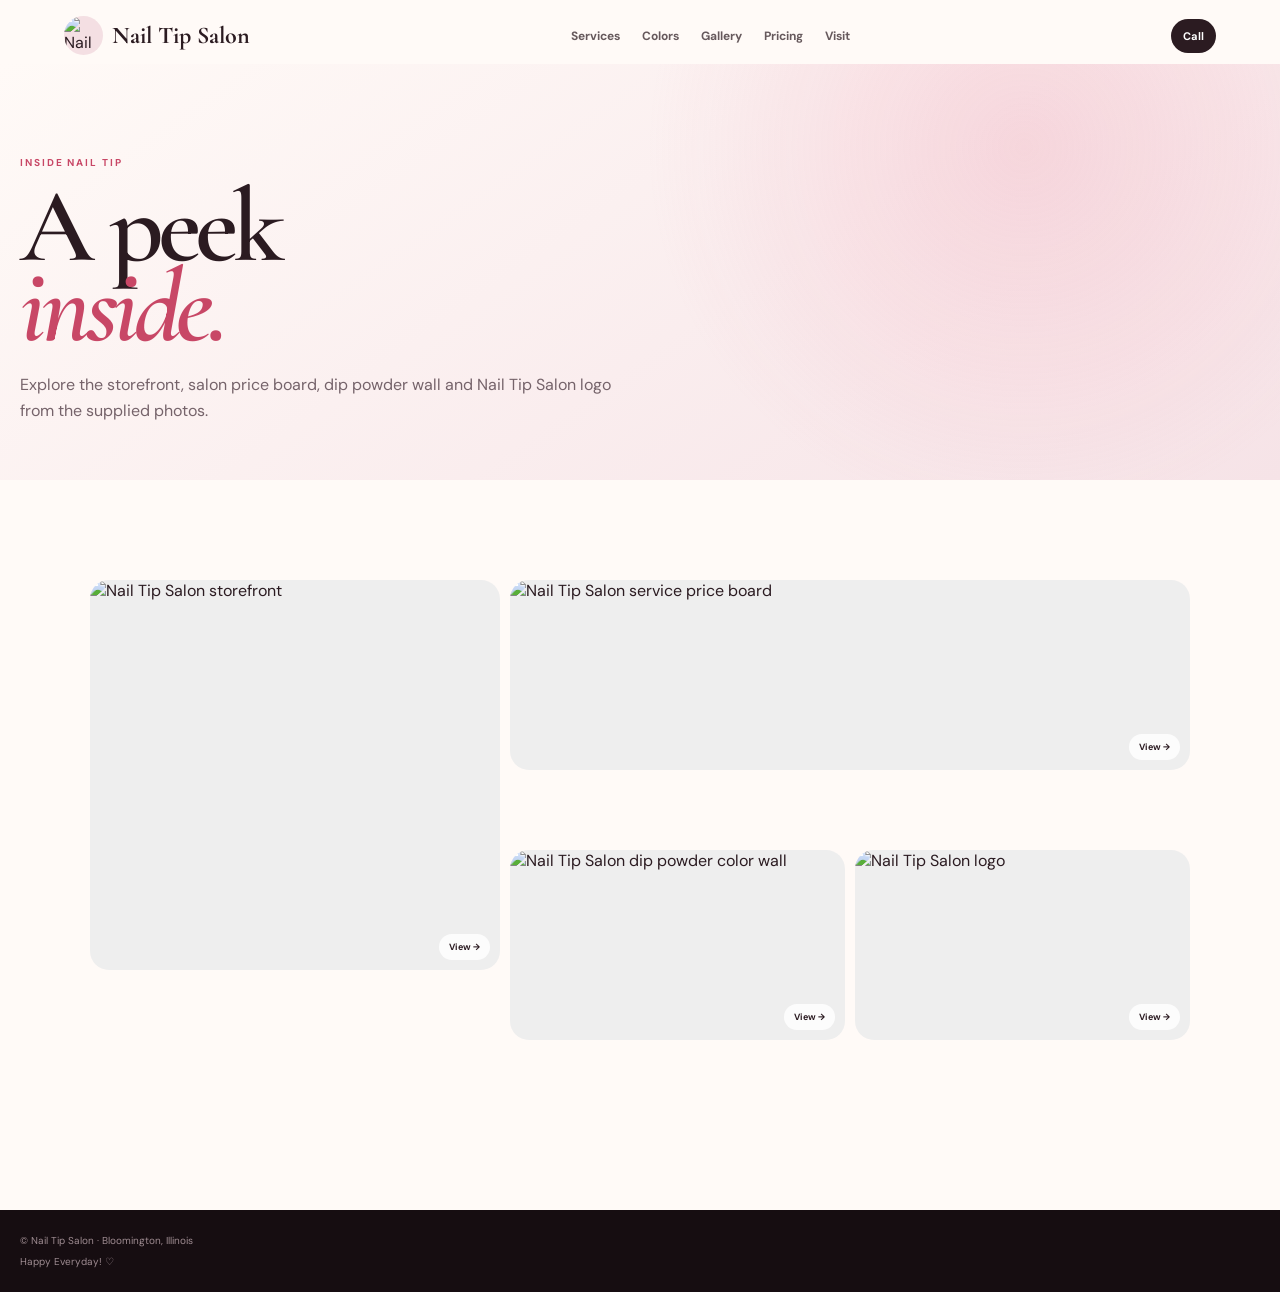
<file: gallery.html>
<!doctype html><html lang="en"><head><meta charset="utf-8"><meta name="viewport" content="width=device-width,initial-scale=1"><title>Gallery — Nail Tip Salon</title><meta name="description" content="Nail Tip Salon in Bloomington, Illinois — manicures, pedicures, dip powder, gel, acrylics, nail art and eyebrow care."><link rel="stylesheet" href="style.css"></head><body><nav class="nav" id="nav">
  <a class="brand" href="index.html"><img id="logo" alt="Nail Tip Salon logo"><span>Nail Tip Salon</span></a>
  <div class="desktop-nav">
    <a href="services.html">Services</a><a href="colors.html">Colors</a><a href="gallery.html">Gallery</a><a href="pricing.html">Pricing</a><a href="visit.html">Visit</a>
  </div>
  <a class="nav-call" href="tel:+13096611816">Call</a>
  <button class="menu-btn" id="menuBtn" aria-label="Open menu">☰</button>
</nav>
<div class="drawer" id="drawer"><div class="drawer-panel"><button class="drawer-close" id="drawerClose">×</button>
  <a href="index.html">Home</a><a href="services.html">Services</a><a href="colors.html">Color Studio</a><a href="gallery.html">Gallery</a><a href="pricing.html">Pricing</a><a href="visit.html">Visit</a>
  <a class="drawer-call" href="tel:+13096611816">Call (309) 661-1816</a>
</div></div>
<main><section class="page-hero"><div class="kicker">Inside Nail Tip</div><h1>A peek<br><em>inside.</em></h1><p>Explore the storefront, salon price board, dip powder wall and Nail Tip Salon logo from the supplied photos.</p></section><section class="section"><div class="gallery-grid reveal"><div class="photo"><img id="photo0" alt="Nail Tip Salon storefront"></div><div class="photo"><img id="photo1" alt="Nail Tip Salon service price board"></div><div class="photo"><img id="photo2" alt="Nail Tip Salon dip powder color wall"></div><div class="photo"><img id="photo3" alt="Nail Tip Salon logo"></div></div></section></main><footer><span>© Nail Tip Salon · Bloomington, Illinois</span><span>Happy Everyday! ♡</span></footer>
<div class="modal" id="bookingModal"><div class="modal-card"><button class="close" id="closeModal">×</button><div class="kicker">Appointments</div><h3>Let's get you polished.</h3><p>The supplied business information did not include a verified online-booking URL, so the site keeps appointment actions to the salon's phone and email rather than inventing a link.</p><div class="modal-actions"><a href="tel:+13096611816">Call (309) 661-1816</a><a class="secondary" href="mailto:nailtipsalonbloomington@gmail.com?subject=Appointment%20Request">Email an appointment request</a></div></div></div>
<div class="lightbox" id="lightbox"><img id="lightboxImg" alt=""><button class="close" id="closeLightbox">×</button></div>
<script src="assets.js"></script><script src="common.js"></script></body></html>
</file>
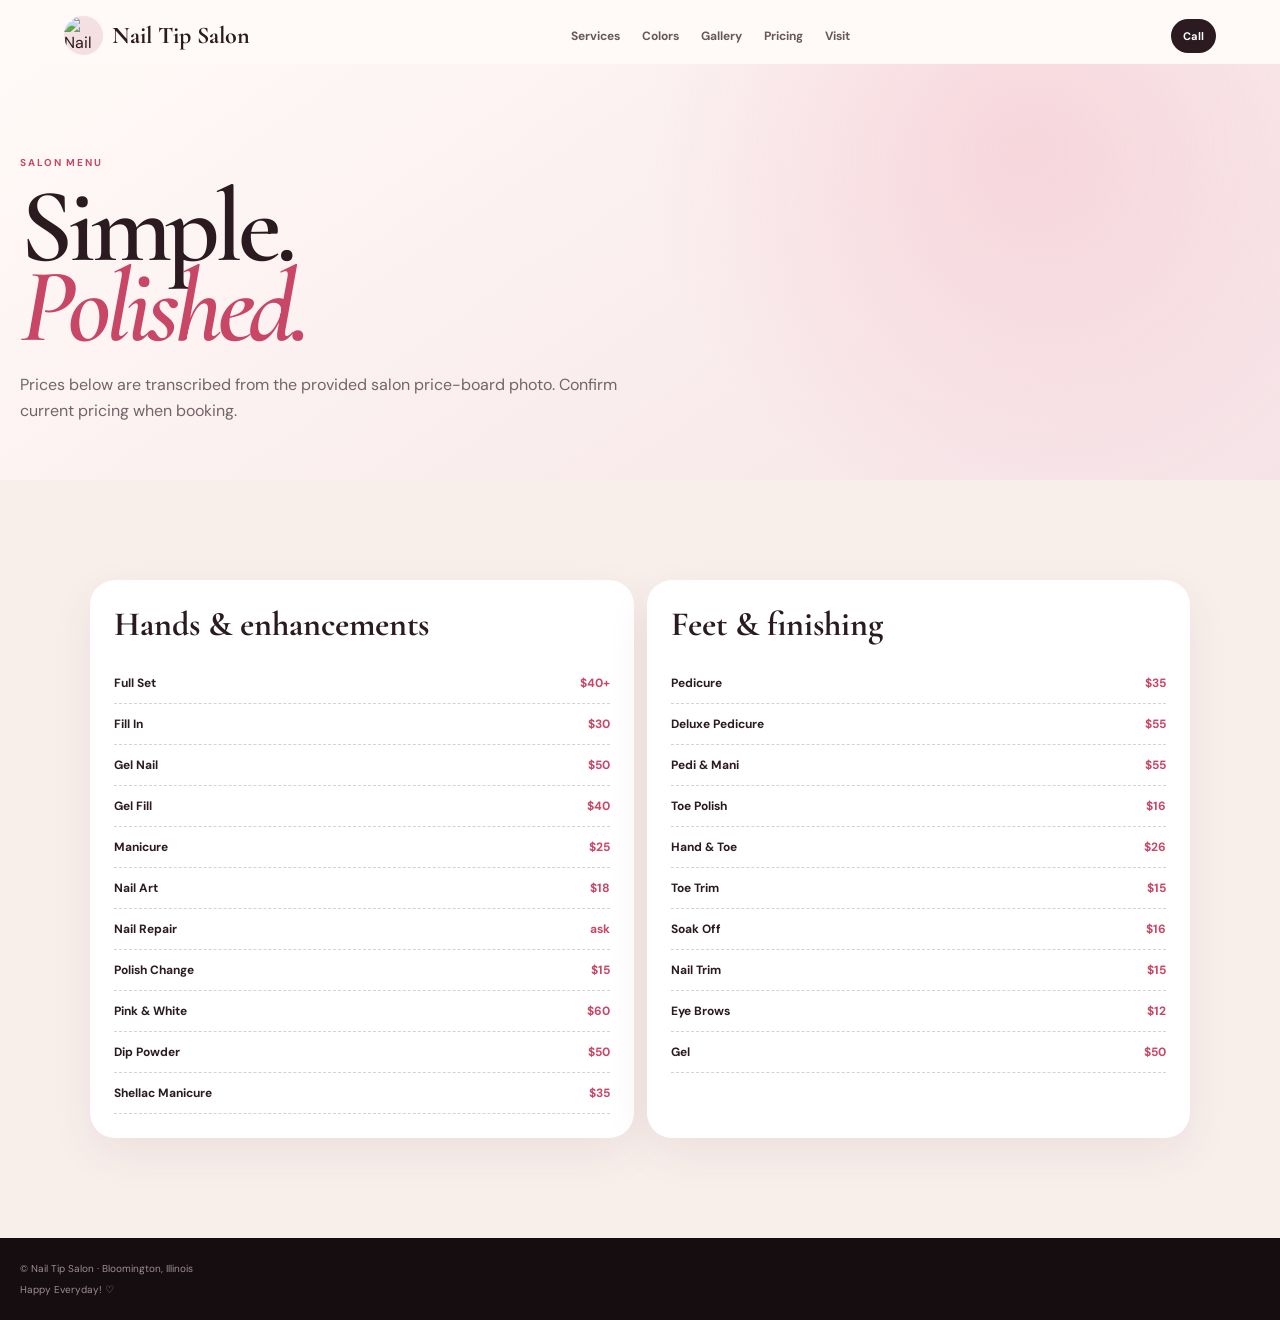
<file: pricing.html>
<!doctype html><html lang="en"><head><meta charset="utf-8"><meta name="viewport" content="width=device-width,initial-scale=1"><title>Pricing — Nail Tip Salon</title><meta name="description" content="Nail Tip Salon in Bloomington, Illinois — manicures, pedicures, dip powder, gel, acrylics, nail art and eyebrow care."><link rel="stylesheet" href="style.css"></head><body><nav class="nav" id="nav">
  <a class="brand" href="index.html"><img id="logo" alt="Nail Tip Salon logo"><span>Nail Tip Salon</span></a>
  <div class="desktop-nav">
    <a href="services.html">Services</a><a href="colors.html">Colors</a><a href="gallery.html">Gallery</a><a href="pricing.html">Pricing</a><a href="visit.html">Visit</a>
  </div>
  <a class="nav-call" href="tel:+13096611816">Call</a>
  <button class="menu-btn" id="menuBtn" aria-label="Open menu">☰</button>
</nav>
<div class="drawer" id="drawer"><div class="drawer-panel"><button class="drawer-close" id="drawerClose">×</button>
  <a href="index.html">Home</a><a href="services.html">Services</a><a href="colors.html">Color Studio</a><a href="gallery.html">Gallery</a><a href="pricing.html">Pricing</a><a href="visit.html">Visit</a>
  <a class="drawer-call" href="tel:+13096611816">Call (309) 661-1816</a>
</div></div>
<main><section class="page-hero"><div class="kicker">Salon Menu</div><h1>Simple.<br><em>Polished.</em></h1><p>Prices below are transcribed from the provided salon price-board photo. Confirm current pricing when booking.</p></section><section class="section" style="background:#f8efeb"><div class="price-layout"><div class="price-card reveal"><h3>Hands & enhancements</h3><div class="price-row"><b>Full Set</b><span>$40+</span></div><div class="price-row"><b>Fill In</b><span>$30</span></div><div class="price-row"><b>Gel Nail</b><span>$50</span></div><div class="price-row"><b>Gel Fill</b><span>$40</span></div><div class="price-row"><b>Manicure</b><span>$25</span></div><div class="price-row"><b>Nail Art</b><span>$18</span></div><div class="price-row"><b>Nail Repair</b><span>ask</span></div><div class="price-row"><b>Polish Change</b><span>$15</span></div><div class="price-row"><b>Pink & White</b><span>$60</span></div><div class="price-row"><b>Dip Powder</b><span>$50</span></div><div class="price-row"><b>Shellac Manicure</b><span>$35</span></div></div><div class="price-card reveal"><h3>Feet & finishing</h3><div class="price-row"><b>Pedicure</b><span>$35</span></div><div class="price-row"><b>Deluxe Pedicure</b><span>$55</span></div><div class="price-row"><b>Pedi & Mani</b><span>$55</span></div><div class="price-row"><b>Toe Polish</b><span>$16</span></div><div class="price-row"><b>Hand & Toe</b><span>$26</span></div><div class="price-row"><b>Toe Trim</b><span>$15</span></div><div class="price-row"><b>Soak Off</b><span>$16</span></div><div class="price-row"><b>Nail Trim</b><span>$15</span></div><div class="price-row"><b>Eye Brows</b><span>$12</span></div><div class="price-row"><b>Gel</b><span>$50</span></div></div></div></section></main><footer><span>© Nail Tip Salon · Bloomington, Illinois</span><span>Happy Everyday! ♡</span></footer>
<div class="modal" id="bookingModal"><div class="modal-card"><button class="close" id="closeModal">×</button><div class="kicker">Appointments</div><h3>Let's get you polished.</h3><p>The supplied business information did not include a verified online-booking URL, so the site keeps appointment actions to the salon's phone and email rather than inventing a link.</p><div class="modal-actions"><a href="tel:+13096611816">Call (309) 661-1816</a><a class="secondary" href="mailto:nailtipsalonbloomington@gmail.com?subject=Appointment%20Request">Email an appointment request</a></div></div></div>
<div class="lightbox" id="lightbox"><img id="lightboxImg" alt=""><button class="close" id="closeLightbox">×</button></div>
<script src="assets.js"></script><script src="common.js"></script></body></html>
</file>
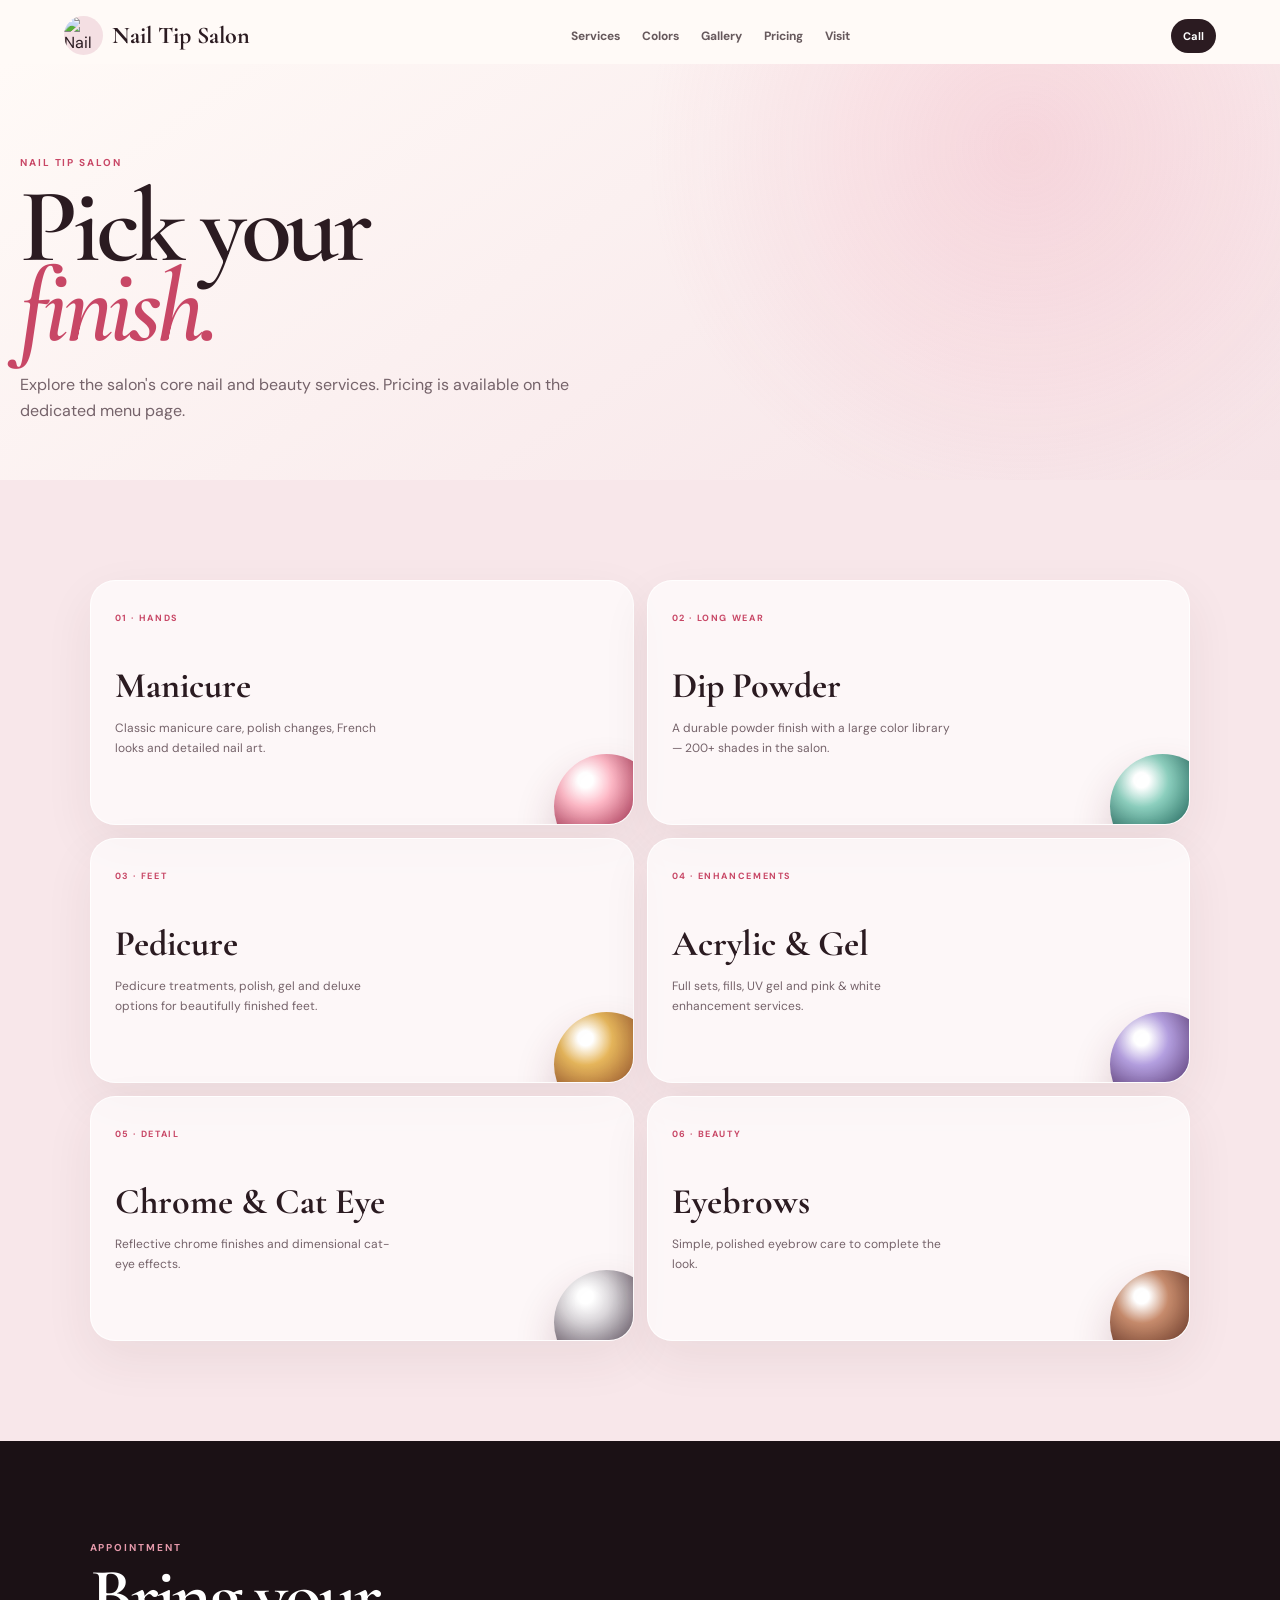
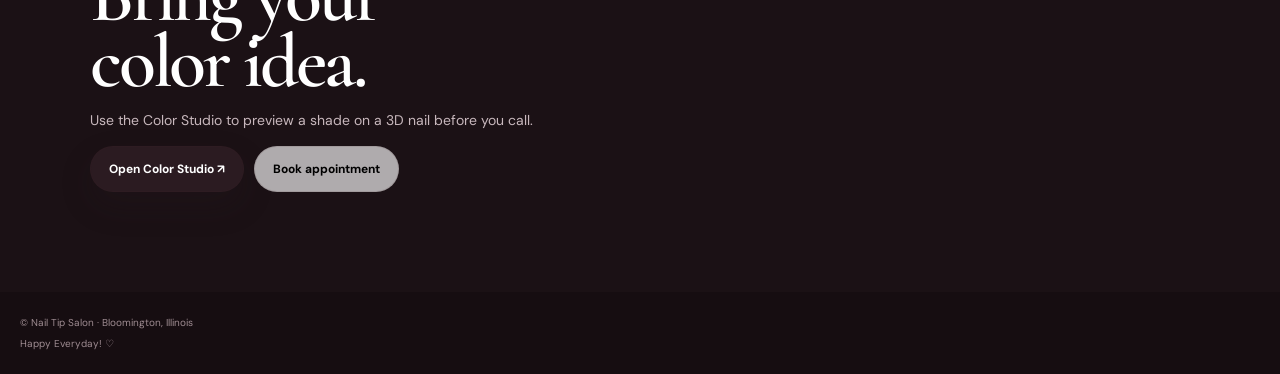
<file: services.html>
<!doctype html><html lang="en"><head><meta charset="utf-8"><meta name="viewport" content="width=device-width,initial-scale=1"><title>Services — Nail Tip Salon</title><meta name="description" content="Nail Tip Salon in Bloomington, Illinois — manicures, pedicures, dip powder, gel, acrylics, nail art and eyebrow care."><link rel="stylesheet" href="style.css"></head><body><nav class="nav" id="nav">
  <a class="brand" href="index.html"><img id="logo" alt="Nail Tip Salon logo"><span>Nail Tip Salon</span></a>
  <div class="desktop-nav">
    <a href="services.html">Services</a><a href="colors.html">Colors</a><a href="gallery.html">Gallery</a><a href="pricing.html">Pricing</a><a href="visit.html">Visit</a>
  </div>
  <a class="nav-call" href="tel:+13096611816">Call</a>
  <button class="menu-btn" id="menuBtn" aria-label="Open menu">☰</button>
</nav>
<div class="drawer" id="drawer"><div class="drawer-panel"><button class="drawer-close" id="drawerClose">×</button>
  <a href="index.html">Home</a><a href="services.html">Services</a><a href="colors.html">Color Studio</a><a href="gallery.html">Gallery</a><a href="pricing.html">Pricing</a><a href="visit.html">Visit</a>
  <a class="drawer-call" href="tel:+13096611816">Call (309) 661-1816</a>
</div></div>
<main><section class="page-hero"><div class="kicker">Nail Tip Salon</div><h1>Pick your<br><em>finish.</em></h1><p>Explore the salon's core nail and beauty services. Pricing is available on the dedicated menu page.</p></section><section class="section services"><div class="service-grid"><article class="service reveal"><span class="num">01 · HANDS</span><h3>Manicure</h3><p>Classic manicure care, polish changes, French looks and detailed nail art.</p><div class="orb"></div></article><article class="service reveal"><span class="num">02 · LONG WEAR</span><h3>Dip Powder</h3><p>A durable powder finish with a large color library — 200+ shades in the salon.</p><div class="orb" style="background:radial-gradient(circle at 30% 25%,#fff 0 7%,#8ed1c0 25%,#267b6d 62%,#123c39 100%)"></div></article><article class="service reveal"><span class="num">03 · FEET</span><h3>Pedicure</h3><p>Pedicure treatments, polish, gel and deluxe options for beautifully finished feet.</p><div class="orb" style="background:radial-gradient(circle at 30% 25%,#fff 0 7%,#e8b85d 25%,#ad6735 62%,#4d2820 100%)"></div></article><article class="service reveal"><span class="num">04 · ENHANCEMENTS</span><h3>Acrylic & Gel</h3><p>Full sets, fills, UV gel and pink & white enhancement services.</p><div class="orb" style="background:radial-gradient(circle at 30% 25%,#fff 0 7%,#b6a1e2 25%,#694b8d 62%,#2d203e 100%)"></div></article><article class="service reveal"><span class="num">05 · DETAIL</span><h3>Chrome & Cat Eye</h3><p>Reflective chrome finishes and dimensional cat-eye effects.</p><div class="orb" style="background:radial-gradient(circle at 30% 25%,#fff 0 7%,#d9d5d9 25%,#6d6472 62%,#252128 100%)"></div></article><article class="service reveal"><span class="num">06 · BEAUTY</span><h3>Eyebrows</h3><p>Simple, polished eyebrow care to complete the look.</p><div class="orb" style="background:radial-gradient(circle at 30% 25%,#fff 0 7%,#c98d6e 25%,#76432f 62%,#351e19 100%)"></div></article></div></section><section class="section dark"><div class="kicker">Appointment</div><h2>Bring your<br>color idea.</h2><p class="lead">Use the Color Studio to preview a shade on a 3D nail before you call.</p><div class="actions"><a class="btn primary" href="colors.html">Open Color Studio ↗</a><button class="btn ghost" data-book>Book appointment</button></div></section></main><footer><span>© Nail Tip Salon · Bloomington, Illinois</span><span>Happy Everyday! ♡</span></footer>
<div class="modal" id="bookingModal"><div class="modal-card"><button class="close" id="closeModal">×</button><div class="kicker">Appointments</div><h3>Let's get you polished.</h3><p>The supplied business information did not include a verified online-booking URL, so the site keeps appointment actions to the salon's phone and email rather than inventing a link.</p><div class="modal-actions"><a href="tel:+13096611816">Call (309) 661-1816</a><a class="secondary" href="mailto:nailtipsalonbloomington@gmail.com?subject=Appointment%20Request">Email an appointment request</a></div></div></div>
<div class="lightbox" id="lightbox"><img id="lightboxImg" alt=""><button class="close" id="closeLightbox">×</button></div>
<script src="assets.js"></script><script src="common.js"></script></body></html>
</file>
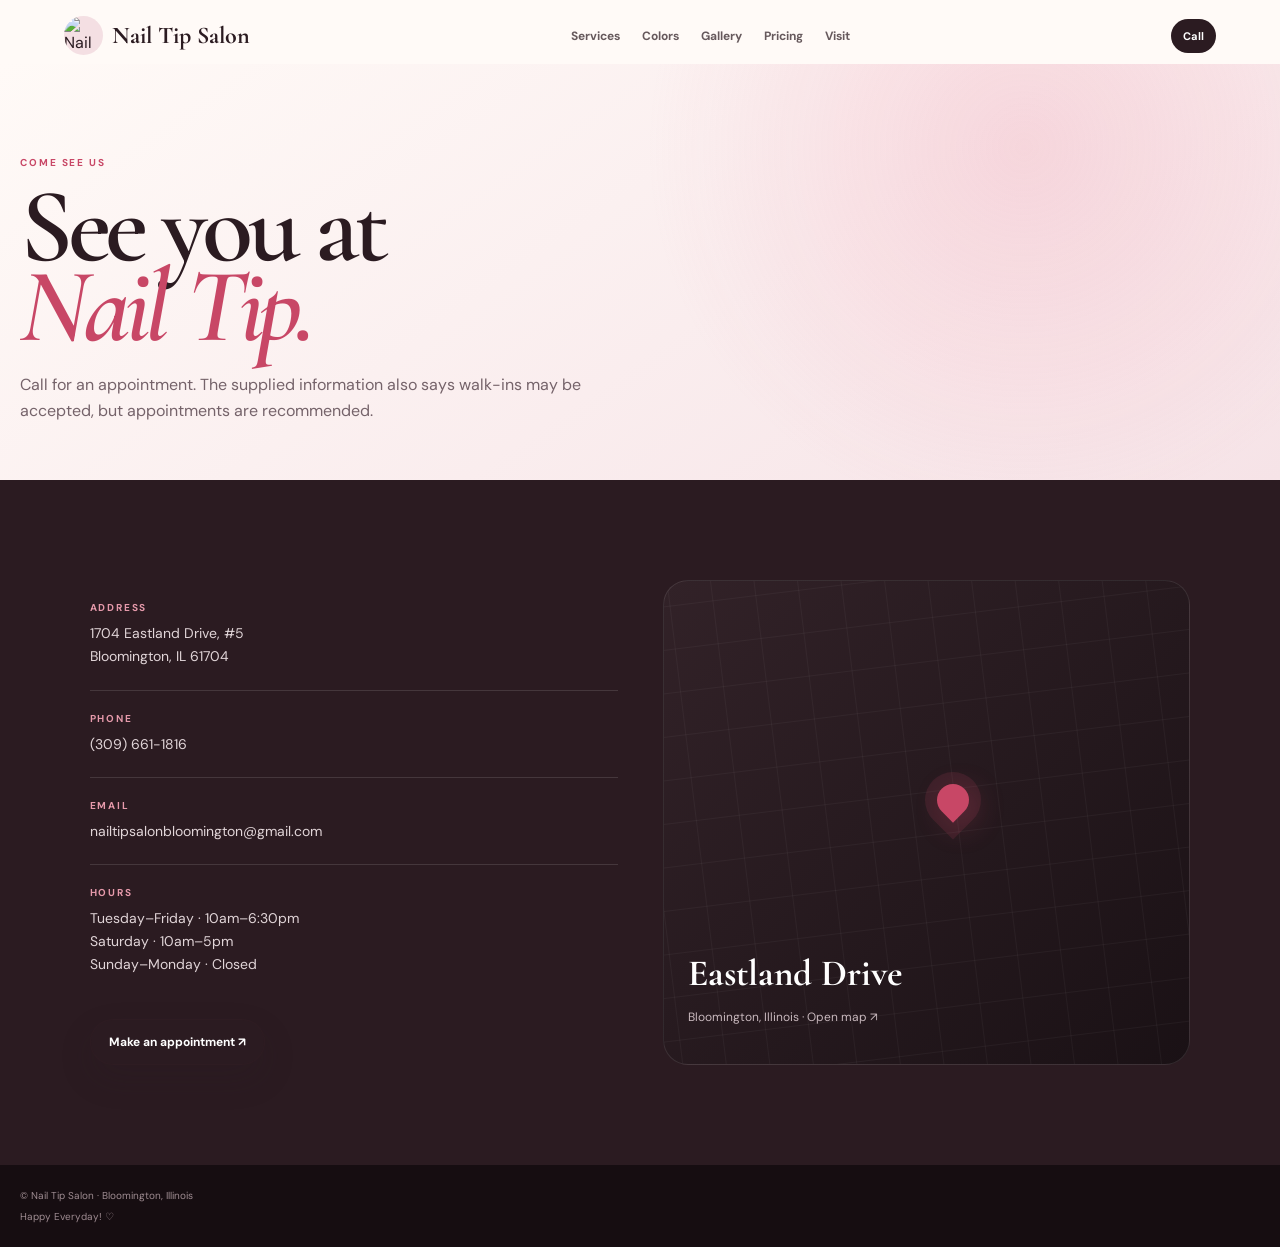
<file: visit.html>
<!doctype html><html lang="en"><head><meta charset="utf-8"><meta name="viewport" content="width=device-width,initial-scale=1"><title>Visit — Nail Tip Salon</title><meta name="description" content="Nail Tip Salon in Bloomington, Illinois — manicures, pedicures, dip powder, gel, acrylics, nail art and eyebrow care."><link rel="stylesheet" href="style.css"></head><body><nav class="nav" id="nav">
  <a class="brand" href="index.html"><img id="logo" alt="Nail Tip Salon logo"><span>Nail Tip Salon</span></a>
  <div class="desktop-nav">
    <a href="services.html">Services</a><a href="colors.html">Colors</a><a href="gallery.html">Gallery</a><a href="pricing.html">Pricing</a><a href="visit.html">Visit</a>
  </div>
  <a class="nav-call" href="tel:+13096611816">Call</a>
  <button class="menu-btn" id="menuBtn" aria-label="Open menu">☰</button>
</nav>
<div class="drawer" id="drawer"><div class="drawer-panel"><button class="drawer-close" id="drawerClose">×</button>
  <a href="index.html">Home</a><a href="services.html">Services</a><a href="colors.html">Color Studio</a><a href="gallery.html">Gallery</a><a href="pricing.html">Pricing</a><a href="visit.html">Visit</a>
  <a class="drawer-call" href="tel:+13096611816">Call (309) 661-1816</a>
</div></div>
<main><section class="page-hero"><div class="kicker">Come see us</div><h1>See you at<br><em>Nail Tip.</em></h1><p>Call for an appointment. The supplied information also says walk-ins may be accepted, but appointments are recommended.</p></section><section class="section visit"><div class="visit-grid"><div class="reveal"><div class="info-block"><b>Address</b><p>1704 Eastland Drive, #5<br>Bloomington, IL 61704</p></div><div class="info-block"><b>Phone</b><p><a href="tel:+13096611816">(309) 661-1816</a></p></div><div class="info-block"><b>Email</b><p><a href="mailto:nailtipsalonbloomington@gmail.com">nailtipsalonbloomington@gmail.com</a></p></div><div class="info-block"><b>Hours</b><p>Tuesday–Friday · 10am–6:30pm<br>Saturday · 10am–5pm<br>Sunday–Monday · Closed</p></div><div class="actions" style="margin-top:22px"><button class="btn primary" data-book>Make an appointment ↗</button></div></div><a class="map-card reveal" href="https://www.google.com/maps/search/?api=1&query=1704+Eastland+Drive+%235+Bloomington+IL+61704" target="_blank" rel="noopener"><div class="pin"></div><div class="map-label"><h3>Eastland Drive</h3><p>Bloomington, Illinois · Open map ↗</p></div></a></div></section></main><footer><span>© Nail Tip Salon · Bloomington, Illinois</span><span>Happy Everyday! ♡</span></footer>
<div class="modal" id="bookingModal"><div class="modal-card"><button class="close" id="closeModal">×</button><div class="kicker">Appointments</div><h3>Let's get you polished.</h3><p>The supplied business information did not include a verified online-booking URL, so the site keeps appointment actions to the salon's phone and email rather than inventing a link.</p><div class="modal-actions"><a href="tel:+13096611816">Call (309) 661-1816</a><a class="secondary" href="mailto:nailtipsalonbloomington@gmail.com?subject=Appointment%20Request">Email an appointment request</a></div></div></div>
<div class="lightbox" id="lightbox"><img id="lightboxImg" alt=""><button class="close" id="closeLightbox">×</button></div>
<script src="assets.js"></script><script src="common.js"></script></body></html>
</file>
<file: style.css>
@import url('https://fonts.googleapis.com/css2?family=Cormorant+Garamond:wght@500;600;700&family=DM+Sans:wght@400;500;600;700&display=swap');
:root{--ink:#2b1b21;--muted:#75636a;--rose:#c84766;--rose2:#ef9caf;--blush:#f8e7ea;--cream:#fffaf7;--gold:#b38b54;--line:rgba(67,38,47,.12);--dark:#1b1115;--white:#fff}
*{box-sizing:border-box}html{scroll-behavior:smooth}body{margin:0;color:var(--ink);background:var(--cream);font-family:"DM Sans",system-ui,sans-serif;overflow-x:hidden}a{color:inherit;text-decoration:none}button{font:inherit}
body:before{content:"";position:fixed;inset:0;pointer-events:none;opacity:.12;background-image:radial-gradient(rgba(43,27,33,.28) .45px,transparent .55px);background-size:8px 8px;z-index:-1}
.nav{position:fixed;top:0;left:0;right:0;z-index:40;padding:12px 16px;display:flex;align-items:center;justify-content:space-between;gap:10px;transition:.3s}.nav.scrolled{background:rgba(255,250,247,.88);backdrop-filter:blur(18px);box-shadow:0 10px 35px rgba(65,30,45,.08)}
.brand{display:flex;align-items:center;gap:9px;min-width:0}.brand img{width:39px;height:39px;object-fit:contain;border-radius:50%;background:#f4dfe3;flex:none}.brand span{font-family:"Cormorant Garamond";font-size:24px;font-weight:700;white-space:nowrap}
.desktop-nav{display:none;gap:22px;font-size:12px;font-weight:700}.desktop-nav a{opacity:.72}.desktop-nav a:hover{opacity:1;color:var(--rose)}
.nav-call{display:inline-flex;align-items:center;justify-content:center;padding:10px 12px;border-radius:999px;background:var(--ink);color:#fff;font-size:11px;font-weight:700;white-space:nowrap}.menu-btn{width:42px;height:42px;border:1px solid var(--line);border-radius:50%;background:#fff;display:grid;place-items:center;font-size:20px;cursor:pointer}
.drawer{position:fixed;inset:0;z-index:45;background:rgba(28,15,20,.45);backdrop-filter:blur(8px);opacity:0;pointer-events:none;transition:.25s}.drawer.open{opacity:1;pointer-events:auto}.drawer-panel{position:absolute;right:0;top:0;width:min(330px,88vw);height:100%;background:var(--cream);padding:80px 24px 30px;box-shadow:-25px 0 80px rgba(0,0,0,.18);transform:translateX(100%);transition:.3s}.drawer.open .drawer-panel{transform:none}.drawer-close{position:absolute;right:18px;top:18px;width:42px;height:42px;border-radius:50%;border:1px solid var(--line);background:#fff;font-size:20px}.drawer a{display:block;padding:18px 4px;border-bottom:1px solid var(--line);font-family:"Cormorant Garamond";font-size:30px}.drawer .drawer-call{margin-top:22px;border:0;text-align:center;background:var(--ink);color:#fff;border-radius:14px;font-family:"DM Sans";font-size:14px;padding:15px}
main{padding-top:64px}.hero{min-height:calc(100svh - 64px);position:relative;display:flex;align-items:center;padding:72px 20px 90px;overflow:hidden;background:radial-gradient(circle at 75% 32%,rgba(237,147,169,.3),transparent 34%),linear-gradient(145deg,#fffaf7,#f6e3e7)}.hero-copy{position:relative;z-index:5;width:100%;max-width:600px}.eyebrow,.kicker{text-transform:uppercase;letter-spacing:.19em;font-size:10px;font-weight:700;color:var(--rose)}h1,h2,h3{font-family:"Cormorant Garamond",serif}h1{font-size:clamp(66px,19vw,105px);line-height:.76;margin:18px 0 25px;letter-spacing:-.05em;font-weight:600}h1 em{display:block;color:var(--rose)}h2{font-size:clamp(48px,14vw,76px);line-height:.86;margin:10px 0;letter-spacing:-.04em;font-weight:600}p{line-height:1.65}.hero-copy p{max-width:530px;color:var(--muted);font-size:15px;margin-bottom:25px}.actions{display:flex;flex-wrap:wrap;gap:10px}.btn{display:inline-flex;align-items:center;justify-content:center;gap:8px;border-radius:999px;padding:14px 18px;font-size:12px;font-weight:700;border:1px solid var(--line);cursor:pointer;transition:.22s}.btn.primary{background:var(--ink);color:#fff;box-shadow:0 14px 32px rgba(43,27,33,.17)}.btn.ghost{background:rgba(255,255,255,.65)}.btn:active{transform:scale(.97)}
.hero-stage{position:absolute;inset:0;z-index:2;pointer-events:auto}.hero-stage canvas{width:100%;height:100%;display:block}.hero-badge{position:absolute;right:14px;bottom:23px;z-index:6;width:116px;height:116px;border:1px solid rgba(255,255,255,.75);border-radius:50%;background:rgba(255,255,255,.38);backdrop-filter:blur(12px);display:flex;flex-direction:column;align-items:center;justify-content:center;text-align:center;font-family:"Cormorant Garamond";font-size:31px;line-height:.85;transform:rotate(8deg);box-shadow:0 20px 55px rgba(90,39,52,.15)}.hero-badge small{font-family:"DM Sans";font-size:7px;text-transform:uppercase;letter-spacing:.14em;line-height:1.2;margin-top:7px}.scrollhint{position:absolute;left:20px;bottom:23px;z-index:6;font-size:9px;letter-spacing:.15em;text-transform:uppercase;color:#806c73}
.section{padding:76px 20px}.section-head{margin-bottom:30px}.lead{color:var(--muted);font-size:14px;max-width:560px}.stats{display:grid;gap:12px}.stat{padding:23px;border:1px solid var(--line);border-radius:22px;background:#fff;box-shadow:0 14px 40px rgba(67,38,47,.05)}.stat b{display:block;font-family:"Cormorant Garamond";font-size:43px;color:var(--rose)}.stat span{font-size:11px;color:var(--muted)}
.services{background:var(--blush)}.service-grid{display:grid;gap:13px}.service{position:relative;min-height:245px;padding:24px;border-radius:25px;overflow:hidden;background:rgba(255,255,255,.68);border:1px solid rgba(255,255,255,.85);box-shadow:0 18px 50px rgba(74,37,48,.07)}.service .num{font-size:9px;letter-spacing:.18em;color:var(--rose);font-weight:700}.service h3{font-size:36px;margin:38px 0 8px}.service p{font-size:12px;color:var(--muted);max-width:280px}.service .orb{position:absolute;width:105px;height:105px;right:-26px;bottom:-35px;border-radius:50%;background:radial-gradient(circle at 30% 25%,#fff 0 7%,#ffb9c7 25%,#bd4162 62%,#5b172c 100%);box-shadow:inset -15px -20px 35px rgba(37,5,16,.28),0 20px 40px rgba(100,28,50,.2)}
.page-hero{padding:92px 20px 40px;background:radial-gradient(circle at 80% 20%,rgba(237,147,169,.25),transparent 35%),linear-gradient(145deg,#fffaf7,#f6e3e7)}.page-hero p{color:var(--muted);max-width:600px}.dark{background:var(--dark);color:#fff}.dark .lead{color:#c8b8bd}.dark .kicker{color:#e69aab}
/* Color studio */
.color-studio{background:#21151b;color:#fff;padding:24px 16px 70px}.color-top{display:flex;justify-content:space-between;align-items:end;gap:14px;margin-bottom:18px}.color-top .lead{margin:0;color:#c8b8bd;font-size:12px}.color-count{font-family:"Cormorant Garamond";font-size:55px;line-height:.8;white-space:nowrap}.color-count span{font-size:18px}.nail-stage{height:min(67svh,620px);min-height:470px;border-radius:30px;overflow:hidden;position:relative;background:radial-gradient(circle at 50% 30%,rgba(255,166,188,.19),transparent 30%),linear-gradient(145deg,#3b252d,#130d10);border:1px solid rgba(255,255,255,.1);box-shadow:0 25px 90px rgba(0,0,0,.34)}#nailCanvas{width:100%;height:100%;display:block}.nail-overlay{position:absolute;left:16px;right:16px;bottom:16px;display:flex;justify-content:space-between;align-items:end;gap:10px;pointer-events:none}.shade-chip{display:flex;align-items:center;gap:10px;padding:10px 12px;border-radius:15px;background:rgba(20,12,15,.65);backdrop-filter:blur(12px);border:1px solid rgba(255,255,255,.1)}.shade-dot{width:30px;height:30px;border-radius:50%;box-shadow:inset 4px 4px 8px rgba(255,255,255,.3),inset -5px -6px 9px rgba(0,0,0,.25)}.shade-meta b{display:block;font-family:"Cormorant Garamond";font-size:23px;line-height:1}.shade-meta small{display:block;color:#c8b8bd;font-size:9px;margin-top:4px}.drag-note{font-size:9px;color:#c8b8bd;text-align:right}.picker-shell{margin-top:18px}.picker-title{display:flex;justify-content:space-between;align-items:center;margin-bottom:12px}.picker-title b{font-size:12px}.picker-title span{font-size:10px;color:#c8b8bd}.swatches{display:grid;grid-template-columns:repeat(6,1fr);gap:9px;max-height:270px;overflow:auto;padding:2px 2px 8px}.swatch{aspect-ratio:1;border-radius:13px;border:1px solid rgba(255,255,255,.12);cursor:pointer;box-shadow:inset 0 7px 9px rgba(255,255,255,.18),inset 0 -9px 12px rgba(0,0,0,.17);transition:.18s}.swatch.active{outline:2px solid #fff;outline-offset:2px;transform:scale(1.04)}.picker-info{margin-top:13px;color:#c8b8bd;font-size:11px}.finish-row{display:flex;gap:7px;overflow:auto;margin-top:12px}.finish{flex:0 0 auto;border:1px solid rgba(255,255,255,.14);background:#2d1d23;color:#fff;border-radius:999px;padding:9px 12px;font-size:10px}.finish.active{background:#fff;color:#21151b}
.gallery-grid{display:grid;grid-template-columns:1fr 1fr;gap:10px}.photo{height:190px;border-radius:19px;overflow:hidden;background:#eee;position:relative}.photo:first-child{height:390px;grid-row:span 2}.photo img{width:100%;height:100%;object-fit:cover}.photo:after{content:"View →";position:absolute;right:10px;bottom:10px;padding:7px 10px;border-radius:99px;background:rgba(255,255,255,.86);font-size:9px;font-weight:700}
.price-layout{display:grid;gap:13px}.price-card{background:#fff;border-radius:25px;padding:24px;box-shadow:0 15px 45px rgba(65,31,41,.07)}.price-card h3{font-size:34px;margin:0 0 18px}.price-row{display:flex;justify-content:space-between;gap:15px;padding:12px 0;border-bottom:1px dashed #ddcfd1;font-size:12px}.price-row span{color:var(--rose);font-weight:700}
.visit{background:var(--ink);color:#fff}.visit .lead{color:#c8b8bd}.info-block{padding:21px 0;border-top:1px solid rgba(255,255,255,.12)}.info-block:first-child{border-top:0}.info-block b{display:block;color:#e69aab;font-size:10px;text-transform:uppercase;letter-spacing:.18em;margin-bottom:8px}.info-block p{margin:0;color:#e1d5d8;font-size:14px}.map-card{min-height:310px;border-radius:25px;background:linear-gradient(135deg,#322228,#1a1115);border:1px solid rgba(255,255,255,.1);position:relative;overflow:hidden;padding:24px;display:flex;align-items:end}.map-card:before{content:"";position:absolute;inset:0;background-image:linear-gradient(rgba(255,255,255,.04) 1px,transparent 1px),linear-gradient(90deg,rgba(255,255,255,.04) 1px,transparent 1px);background-size:36px 36px;transform:rotate(-7deg) scale(1.2)}.pin{position:absolute;left:52%;top:42%;width:32px;height:32px;border-radius:50% 50% 50% 0;background:var(--rose);transform:rotate(-45deg);box-shadow:0 0 0 12px rgba(200,71,102,.14),0 10px 30px rgba(200,71,102,.3)}.map-label{position:relative;z-index:2}.map-label h3{font-size:37px;margin:0}.map-label p{font-size:12px;color:#c8b8bd}
footer{padding:24px 20px;background:#160d11;color:#9f8c92;display:flex;flex-direction:column;gap:8px;font-size:10px}
.modal{position:fixed;inset:0;z-index:60;display:none;align-items:center;justify-content:center;background:rgba(23,11,16,.58);backdrop-filter:blur(16px);padding:20px}.modal.open{display:flex}.modal-card{width:min(520px,100%);background:#fffaf7;border-radius:25px;padding:30px;position:relative}.modal-card h3{font-size:42px;margin:0 0 8px}.modal-card p{color:var(--muted);font-size:13px}.modal-actions{display:grid;gap:9px;margin-top:20px}.modal-actions a{padding:14px;border-radius:13px;background:var(--ink);color:#fff;text-align:center;font-weight:700;font-size:12px}.modal-actions a.secondary{background:#f2e3e5;color:var(--ink)}.close{position:absolute;right:14px;top:14px;width:38px;height:38px;border:0;border-radius:50%;background:#f2e3e5;font-size:18px}.lightbox{position:fixed;inset:0;z-index:65;display:none;align-items:center;justify-content:center;background:rgba(15,8,11,.9);padding:18px}.lightbox.open{display:flex}.lightbox img{max-width:95vw;max-height:88vh;border-radius:15px}.reveal{opacity:0;transform:translateY(18px);transition:.7s ease}.reveal.visible{opacity:1;transform:none}
@media(min-width:700px){.nav{padding:16px 5vw}.desktop-nav{display:flex}.menu-btn{display:none}.hero{padding:100px 7vw 80px}.hero-copy{max-width:650px}.hero-badge{right:7vw}.section{padding:100px 7vw}.stats{grid-template-columns:repeat(3,1fr)}.service-grid{grid-template-columns:repeat(2,1fr)}.gallery-grid{grid-template-columns:1.1fr .9fr .9fr;grid-template-rows:260px 260px}.photo:first-child{grid-row:span 2}.photo:nth-child(2){grid-column:span 2}.price-layout{grid-template-columns:1fr 1fr}.visit-grid{display:grid;grid-template-columns:1fr 1fr;gap:45px}.color-studio{padding:50px 7vw 100px}.swatches{grid-template-columns:repeat(10,1fr);max-height:310px}.finish-row{overflow:visible}}
</file>
